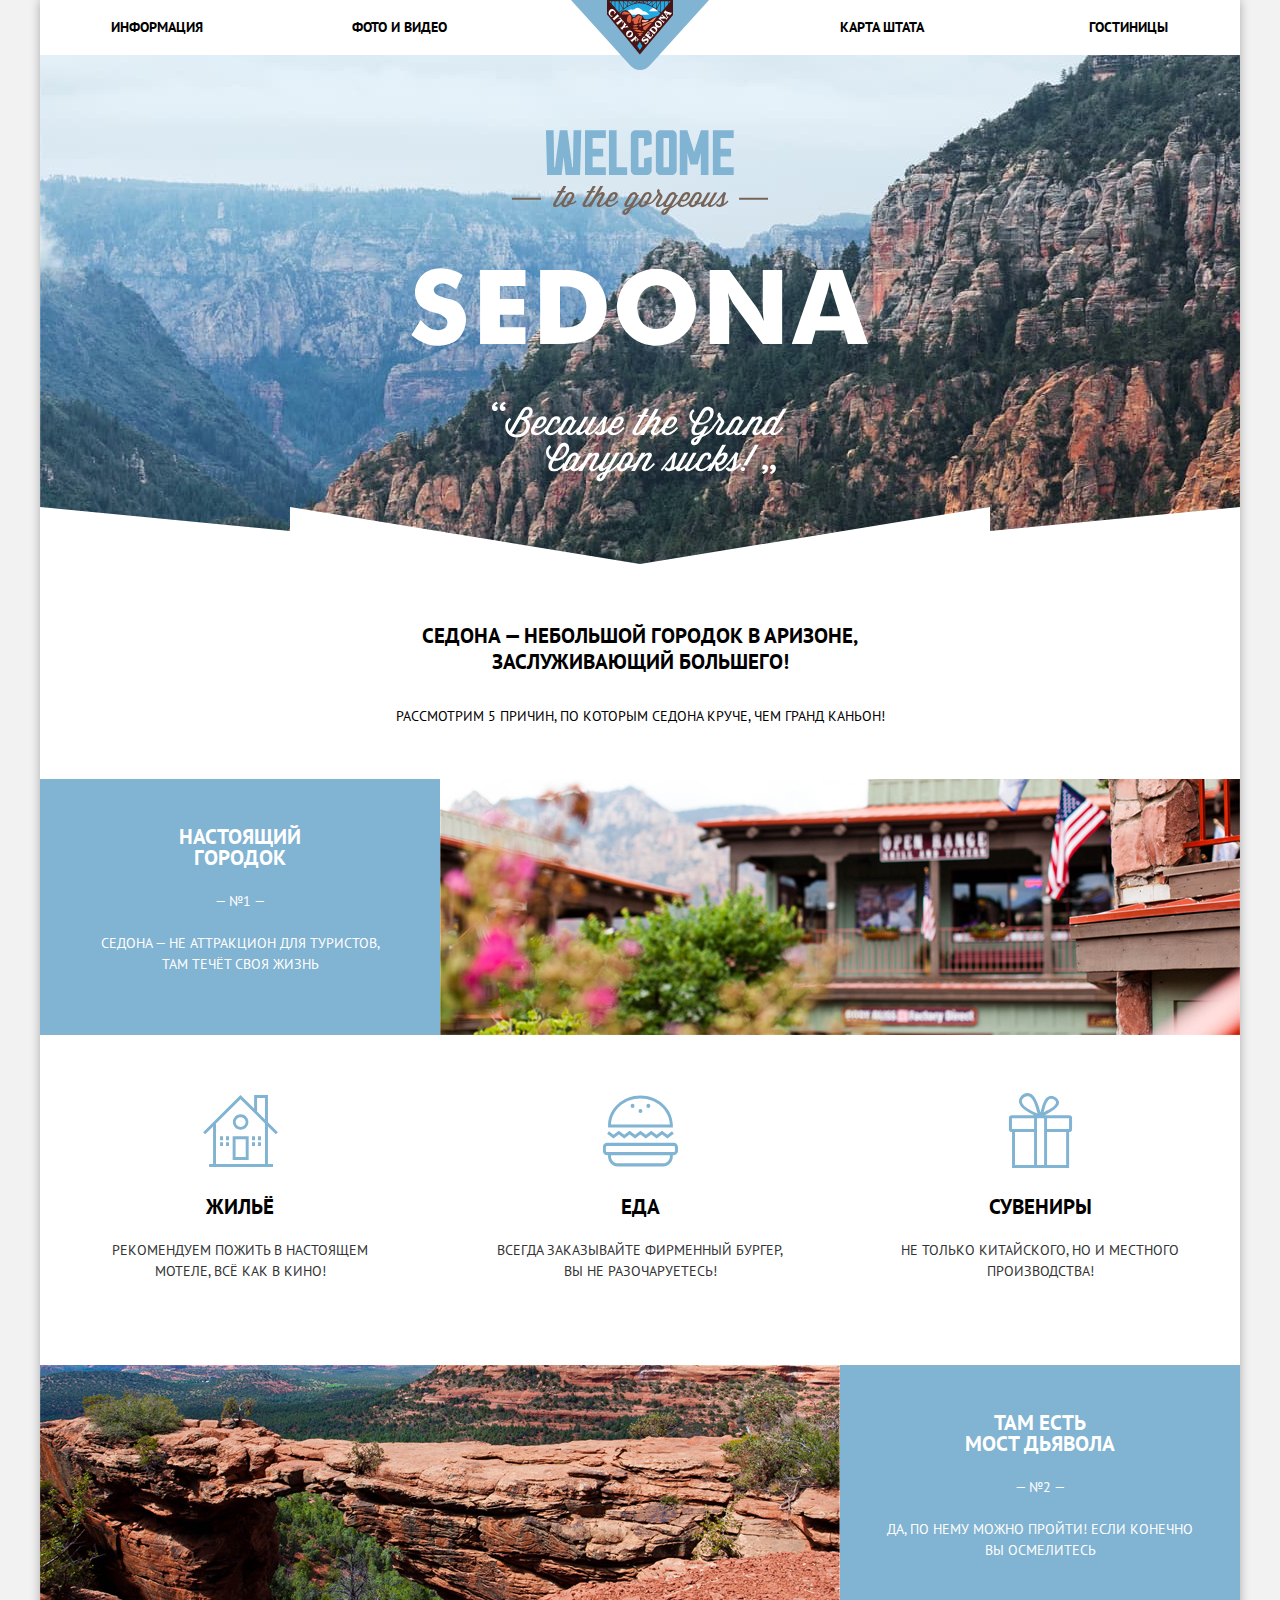
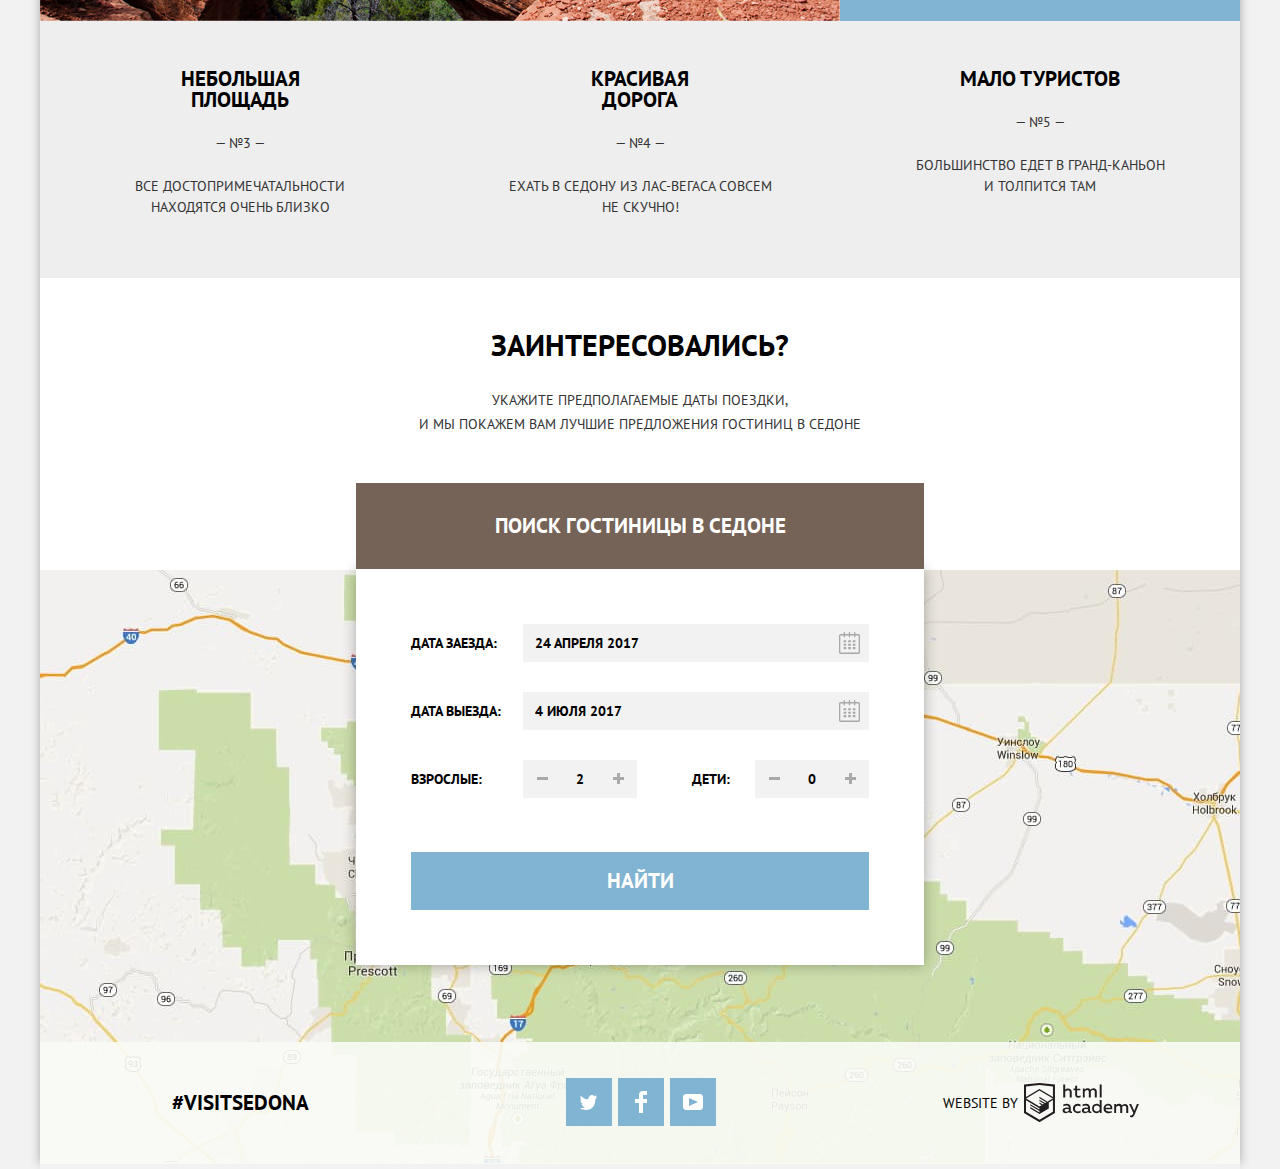
<file: index.html>
<!DOCTYPE html>
<html lang="ru">
  <head>
    <meta charset="utf-8">
    <title>HTML Academy: Седона</title>
    <link href="https://fonts.googleapis.com/css?family=PT+Sans:400,700&display=swap&subset=cyrillic" rel="stylesheet">
    <link href="css/normalize.css" rel="stylesheet">
    <link href="css/style-optimized.css" rel="stylesheet">
  </head>
  <body>

  <div class="main-container">
  	<header class="main-header">
  		<nav class="main-nav">
  			<div class="logo">
      		<a href="index.html"><img src="img/logo-sedona.svg" width="138" height="71" alt="Sedona"></a>
      	</div>

  			<ul class="site-nav">
  				<li class="site-nav-item">
            <a href="info.html">Информация</a>
          </li>
  				<li class="site-nav-item">
            <a href="media.html">Фото и видео</a>
          </li>
  				<li class="site-nav-item">
            <a href="map.html">Карта штата</a>
          </li>
  				<li class="site-nav-item">
            <a href="catalog.html">Гостиницы</a>
          </li>
  			</ul>
  		</nav>
  	</header>

  	<main class="container">

  		<div class="main-heading">
        <h1 class="visually-hidden">Добро пожаловать в Седону</h1>
      </div>
  		<div class="main-heading-wrapper">
          <h2>Седона — небольшой городок в Аризоне, заслуживающий большего!</h2>
          <p>Рассмотрим 5 причин, по которым Седона круче, чем Гранд Каньон!</p>
  		</div>

  		<section>
        <ul class="features-list">
  		    <li class="feature-top">
            <div class="feature-top-desc">
              <h2>Настоящий городок</h2>
              <span>— №1 —</span>
              <p class="p-width-top">Седона — не аттракцион для туристов, там течёт своя жизнь</p>
            </div>
            <div class="feature-top-image image-top"></div>
          </li>
          <li class="feature-item">
            <!--Иконка--><div class="feature-item-house"></div>
            <h3>Жильё</h3>
            <p class="feature-item-p-padding-top">Рекомендуем пожить в настоящем мотеле, всё как в кино!</p>
          </li>
          <li class="feature-item">
            <!--Иконка--><div class="feature-item-food"></div>
            <h3>Еда</h3>
            <p class="feature-item-p-padding-top">Всегда заказывайте фирменный бургер, вы не разочаруетесь!</p>
          </li>
          <li class="feature-item">
            <!--Иконка--><div class="feature-item-gift"></div>
            <h3>Сувениры</h3>
            <p class="feature-item-p-padding-top">Не только китайского, но и местного производства!</p>
          </li>
        </ul>
  		</section>

  		<section>
        <ul class="features-list">
  		    <li class="feature-top">
            <div class="feature-top-image image-bottom"></div>
            <div class="feature-top-desc">
              <h2>Там есть мост&nbsp;дьявола</h2>
              <span>— №2 —</span>
              <p class="p-width-bottom">Да, по нему можно пройти! Если конечно вы осмелитесь</p>
            </div>
          </li>

          <li class="feature-item feature-item-bottom feature-item-bg">
            <h3 class="feature-item-padding">Небольшая площадь</h3>
            <span>— №3 —</span>
            <p class="feature-item-p-padding">Все достопримечатальности находятся очень близко</p>
          </li>
          <li class="feature-item feature-item-bottom feature-item-bg">
            <h3 class="feature-item-padding">Красивая дорога</h3>
            <span>— №4 —</span>
            <p class="feature-item-p-padding">Ехать в Седону из Лас-Вегаса&nbsp;совсем не скучно!</p>
          </li>
          <li class="feature-item feature-item-bottom feature-item-bg">
            <h3 class="feature-item-padding">Мало туристов</h3>
            <span>— №5 —</span>
            <p class="feature-item-p-padding">Большинство едет в Гранд-Каньон и&nbsp;толпится там</p>
          </li>
        </ul>
  		</section>

  		<div class="interest">
  			<b>Заинтересовались?</b>
  			<p class="search-desc">Укажите предполагаемые даты поездки, <br>и мы покажем вам лучшие предложения гостиниц в Седоне</p>
  		</div>

  		<form class="hotel-search" action="https://echo.htmlacademy.ru" method="post">
  			<div class="form-head-wrapper">
          <button type="button" class="form-show">Поиск гостиницы в Седоне</button>
        </div>
  			<div class="form-wrapper">
          <p class="form-wrapper-date">
            <label for="arrival-date">
              Дата заезда:
              <!--Иконка календарика -->
              <span></span>
            </label>
            <input class="date-choice" id="arrival-date" type="text" name="date" value="" placeholder="24 апреля 2017">
          </p>
    			<p class="form-wrapper-date">
            <label for="departure-date">
              Дата выезда:
              <!--Иконка календарика -->
              <span></span>
            </label>
            <input class="date-choice" id="departure-date" type="text" name="date" value="" placeholder="4 июля 2017">
          </p>

          <div class="form-wrapper-people">
            <label for="old">Взрослые:</label>
            <div class="form-wrapper-inputs">
              <span class="minus-span"><!--Кнопка минус --></span><input class="old-minus" id="old-minus" type="button" value="old-minus">
              <input class="people" id="old" type="text" placeholder="2">
              <span class="plus-span"><!--Кнопка плюс --></span><input class="old-plus" id="old-plus" type="button" value="old-plus">
            </div>
          </div>
    			<div class="form-wrapper-people">
            <label for="young" class="young-padding">Дети:</label>
            <div class="form-wrapper-inputs inputs-young">
              <span class="minus-span"><!--Кнопка минус --></span><input class="young-minus" id="young-minus" type="button" value="young-minus">
              <input class="people" id="young" type="text" placeholder="0">
              <span class="plus-span"><!--Кнопка плюс --></span><input class="young-plus" id="young-plus" type="button" value="young-plus">
            </div>
          </div>
    			<button class="blue-btn" type="submit">Найти</button>
        </div>
  		</form>
      <div class="map"><!-- Карта --><iframe src="https://yandex.ru/map-widget/v1/-/CGHomF8H" width="1200" height="593" allowfullscreen></iframe>
      <p><img src="img/map.jpg" width="1200" height="593" alt="Sedona"></p>
      </div>

  	</main>

      <footer class="footer">
    		<a class="footer-link" href="index.html">#VISITSEDONA</a>

        <!-- Social -->
        <ul class="social">
          <li>
            <a href="https://twitter.com/" aria-label="Twitter">
              <svg xmlns="http://www.w3.org/2000/svg" xmlns:xlink="http://www.w3.org/1999/xlink" width="17" height="15" viewBox="0 0 17 15"><path fill="#FFF" d="M10.95.144c1.685-.496 2.984.27 3.577 1.179.673-.231 1.331-.481 2.011-.708a2.345 2.345 0 0 1-.857 1.768c.685.17 1.304-.491 1.304-.491-.169 1-1.006 1.788-1.563 2.024-.231 6.75-3.175 11.217-10.077 11.082h-.446c-.41 0-4.164-.46-4.898-1.887 2.271.196 3.893-.422 4.693-1.177-.96-.3-2.679-.477-2.979-2.95.349.106.564.228 1.19.119C1.705 8.247.374 7.53.448 5.33c.285.328 1.067.536 1.34.472C1.085 5.561-.182 2.442.894.85c1.818 1.854 3.735 3.606 7.152 3.773C8.254 2.33 9.183.793 10.95.144z"/></svg>
            </a>
          </li>
          <li>
            <a href="https://facebook.com/" aria-label="Facebook">
              <svg xmlns="http://www.w3.org/2000/svg" width="12" height="22" viewBox="0 0 12 22"><path fill="#FFF" d="M12 4V0H8a4 4 0 0 0-4 4v4H0v4h4v10h4V12h4V8H8V4h4z"/></svg>
            </a>
          </li>
          <li>
            <a href="https://www.youtube.com/" aria-label="Youtube">
              <svg xmlns="http://www.w3.org/2000/svg" xmlns:xlink="http://www.w3.org/1999/xlink" width="20" height="16" viewBox="0 0 20 16"><path fill="#FFF" d="M17 0H3C1.35 0 0 1.35 0 3v10c0 1.65 1.35 3 3 3h14c1.65 0 3-1.35 3-3V3c0-1.65-1.35-3-3-3zM6.027 11.998V4.002L15.014 8l-8.987 3.998z"/></svg>
            </a>
          </li>
        </ul>

    		<div class="footer-copyright"><!-- Academy -->
    			<a href="https://htmlacademy.ru/intensive/htmlcss" aria-label="HTML Academy">Website by</a>
          <div class="icon-academy">
            <a href="https://htmlacademy.ru/intensive/htmlcss" aria-label="HTML Academy">
            <!--Иконка Академии-->
            <svg id="Layer_1" data-name="Layer 1" xmlns="http://www.w3.org/2000/svg" viewBox="0 0 108.08 36.85"><title>logo-htmlacademy-small1</title><path d="M44.61,26.88a2,2,0,0,0,.55-0.1v1.33a3.25,3.25,0,0,1-1.18.21,1.67,1.67,0,0,1-1.67-1,4.84,4.84,0,0,1-3.14,1.08c-1.51,0-2.91-.83-2.91-2.55,0-2.13,2-2.79,3.71-2.79a11.08,11.08,0,0,1,2.17.25v-0.3c0-1-.76-1.77-2.19-1.77a7.42,7.42,0,0,0-3,.64v-1.7a10.21,10.21,0,0,1,3.19-.55c2.36,0,3.81,1.12,3.81,3.65v3a0.54,0.54,0,0,0,.49.59h0.17Zm-6.44-1.13A1.35,1.35,0,0,0,39.63,27h0.11a3.39,3.39,0,0,0,2.41-1V24.58a9.72,9.72,0,0,0-1.81-.21c-1,0-2.16.33-2.16,1.38h0Zm12.36-6.11a5,5,0,0,1,2.57.64V22a4.08,4.08,0,0,0-2.3-.7,2.75,2.75,0,1,0,0,5.49,5,5,0,0,0,2.43-.64v1.71a6.27,6.27,0,0,1-2.76.57A4.21,4.21,0,0,1,46,24.51q0-.21,0-0.41a4.32,4.32,0,0,1,4.18-4.46h0.38Zm12.17,7.24a2,2,0,0,0,.55-0.1v1.33a3.25,3.25,0,0,1-1.18.21,1.67,1.67,0,0,1-1.67-1,4.84,4.84,0,0,1-3.14,1.08c-1.51,0-2.91-.83-2.91-2.55,0-2.13,2-2.79,3.71-2.79a11.08,11.08,0,0,1,2.17.25v-0.3c0-1-.76-1.77-2.19-1.77a7.42,7.42,0,0,0-3,.64v-1.7a10.21,10.21,0,0,1,3.19-.55c2.36,0,3.81,1.12,3.81,3.65v3a0.54,0.54,0,0,0,.49.59h0.17Zm-6.44-1.13A1.35,1.35,0,0,0,57.73,27h0.11a3.39,3.39,0,0,0,2.41-1V24.58a9.72,9.72,0,0,0-1.81-.21c-1.06,0-2.16.33-2.16,1.38h0ZM73,16V28.2H71.35V26.88a3.88,3.88,0,0,1-3.19,1.54,4.4,4.4,0,0,1,0-8.78,3.81,3.81,0,0,1,3,1.3V16H73Zm-4.53,5.22a2.76,2.76,0,1,0,0,5.52A2.86,2.86,0,0,0,71.15,25V23A2.91,2.91,0,0,0,68.49,21.27ZM79,19.64c3.31,0,4.46,2.68,3.92,5.09H76.7c0.21,1.5,1.67,2.11,3.19,2.11a6.11,6.11,0,0,0,2.64-.59v1.6a7.14,7.14,0,0,1-3,.57C77,28.42,74.78,27,74.78,24a4.18,4.18,0,0,1,4-4.39H79Zm0.09,1.54a2.28,2.28,0,0,0-2.44,2.1v0.06H81.3A2,2,0,0,0,79.13,21.18Zm5.73,7V19.87h1.65v1a3.81,3.81,0,0,1,2.78-1.27A2.86,2.86,0,0,1,91.89,21a4.12,4.12,0,0,1,2.91-1.33A3.06,3.06,0,0,1,98,23V28.2h-1.9V23.05a1.59,1.59,0,0,0-1.42-1.75H94.42a2.8,2.8,0,0,0-2.07,1.12V28.2h-1.9V23.05A1.59,1.59,0,0,0,89,21.31H88.8a3,3,0,0,0-2.21,1.29v5.63H84.86Zm21.31-8.33h1.9l-3.91,9.46c-0.9,2.17-2.09,2.86-3.35,2.86a4.76,4.76,0,0,1-1.1-.14V30.46a2.86,2.86,0,0,0,.85.12c0.9,0,1.58-.64,2.07-1.9l0.17-.42-4-8.4h2l2.86,6.29ZM38.73,1.46V6.22a3.81,3.81,0,0,1,2.7-1.14,3.25,3.25,0,0,1,3.44,3.4v5.15H43V8.72a1.81,1.81,0,0,0-1.61-2h-0.3a2.93,2.93,0,0,0-2.32,1.39v5.52h-1.9V1.46h1.9ZM49.94,2.31v3h3V6.91h-3v3.81c0,1.1.5,1.46,1.58,1.46a4.49,4.49,0,0,0,1.69-.33v1.6A6.8,6.8,0,0,1,51,13.8a2.55,2.55,0,0,1-2.86-2.74V6.89H46.58V5.26h1.5V2.74Zm5.4,11.31V5.28H57v1A3.81,3.81,0,0,1,59.77,5a2.86,2.86,0,0,1,2.6,1.33A4.12,4.12,0,0,1,65.28,5,3.06,3.06,0,0,1,68.44,8.4v5.21h-1.9V8.46a1.59,1.59,0,0,0-1.42-1.75H64.89a2.8,2.8,0,0,0-2.07,1.12v5.78h-1.9V8.46A1.59,1.59,0,0,0,59.5,6.71H59.27A3,3,0,0,0,57.06,8v5.63H55.34ZM71.17,1.45H73V13.6H71.17V1.45ZM14.71,0H14.55L0,1.54V28.21l14.55,8.66,14.55-8.66V1.54Zm12.5,27.1L14.55,34.64,1.9,27.12V16.18l12.59,7.5V25L5.86,19.9v1.31l8.68,5.21v1.39L5.87,22.65V24l8.68,5.21,8.75-5.24V18.31L27.2,16V27.12Zm0-12.53-3.48,2-1.6,1L14.51,13v1.31L21,18.23H21l-0.14.09-1,.54-5.37-3.2V17l4.24,2.52-1,.67-3.2-1.9v1.31l2.1,1.24L14.5,22.1,2,14.65,14.51,7.11Zm0-1.32L14.49,5.76,1.91,13.25v-10L14.56,1.92,27.21,3.25v10h0Z" transform="translate(0 -0.02)" fill="#231f20"/></svg></a>
          </div>
    		</div>
    	</footer>

  </div>
  <script src="js/min.script.js"></script>
  </body>
</html>
</file>
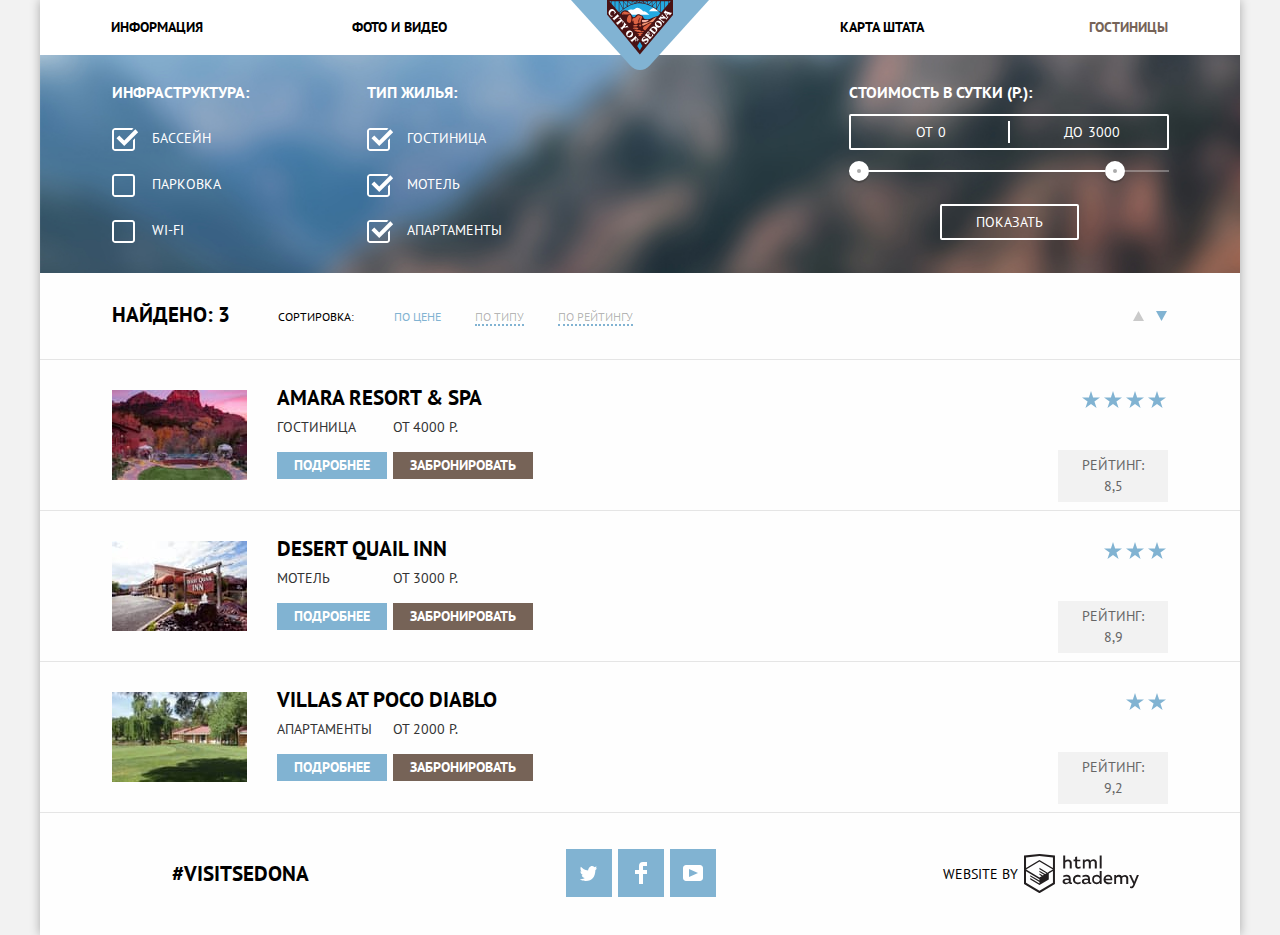
<file: catalog.html>
<!DOCTYPE html>
<html lang="ru">
  <head>
    <meta charset="utf-8">
    <title>HTML Academy: Седона</title>
    <link href="https://fonts.googleapis.com/css?family=PT+Sans:400,700&display=swap&subset=cyrillic" rel="stylesheet">
    <link href="css/normalize.css" rel="stylesheet">
    <link href="css/style-optimized.css" rel="stylesheet">
  </head>
  <body>

  <div class="main-container">
  	<header class="main-header">
  		<nav class="main-nav">
  			<div class="logo">
      		<a href="index.html"><img src="img/logo-sedona.svg" width="138" height="71" alt="Sedona"></a>
      	</div>

  			<ul class="site-nav">
  				<li class="site-nav-item">
            <a href="info.html">Информация</a>
          </li>
  				<li class="site-nav-item">
            <a href="media.html">Фото и видео</a>
          </li>
  				<li class="site-nav-item">
            <a href="map.html">Карта штата</a>
          </li>
  				<li class="site-nav-item">
            <a href="catalog.html" class="current">Гостиницы</a>
          </li>
  			</ul>
  		</nav>
  	</header>

  	<main class="container">
  		<h1 class="visually-hidden">Каталог</h1>

  		<section>
        <form action="https://echo.htmlacademy.ru" method="post">
  		    <h2 class="visually-hidden">Выбор гостиницы</h2>
          <div class="form-check">
            <fieldset class="form-checkboxes">
              <legend>Инфраструктура:</legend>
              <ul>
                <li>
                  <input class="visually-hidden form-input-checkbox" type="checkbox" name="Бассейн" id="bassein" checked>
                  <label for="bassein">Бассейн</label>
                </li>
                <li>
                  <input class="visually-hidden form-input-checkbox" type="checkbox" name="Парковка" id="park">
                  <label for="park">Парковка</label>
                </li>
                <li>
                  <input class="visually-hidden form-input-checkbox" type="checkbox" name="Wi-Fi" id="wifi">
                  <label for="wifi">Wi-Fi</label>
                </li>
              </ul>
            </fieldset>

            <fieldset class="form-checkboxes-right">
              <legend>Тип жилья:</legend>
              <ul>
                <li>
                  <input class="visually-hidden form-input-checkbox" type="checkbox" name="Гостиница" id="hotel" checked>
                  <label for="hotel">Гостиница</label>
                </li>
                <li>
                  <input class="visually-hidden form-input-checkbox" type="checkbox" name="Мотель" id="motel" checked>
                  <label for="motel">Мотель</label>
                </li>
                <li>
                  <input class="visually-hidden form-input-checkbox" type="checkbox" name="Апартаменты" id="apartment" checked>
                  <label for="apartment">Апартаменты</label>
                </li>
              </ul>
            </fieldset>

            <fieldset class="form-filter">
              <legend class="legend-filter">Стоимость в сутки (р.):</legend>
              <div class="form-calc">
                <label class="min-price">От
                  <input type="text" name="min-price" value="0" >
                </label>
                <label class="max-price">До
                  <input type="text" name="max-price" value="3000">
                </label>
              </div>
              <div class="range-controls">
                <!-- Бегунок выбора цены-->
                <div class="scale">
                  <div class="bar"></div>
                </div>
                <div class="range-toggle range-toggle-min"></div>
                <div class="range-toggle range-toggle-max"></div>
              </div>
              <button class="form-btn" type="submit">Показать</button>
            </fieldset>
          </div>

          <div class="form-sort">
            <div class="form-sort-wrapper">
              <div class="form-result">
                <span>Найдено: 3</span>
              </div>
              <div class="form-sort-check">
                <span>Сортировка:</span>
                <ul>
                  <li class="form-sort-text">
                    <a class="form-sort-a form-sort-current">По цене</a>
                  </li>
                  <li class="form-sort-text">
                    <a href="#" class="form-sort-a">По типу</a>
                  </li>
                  <li class="form-sort-text">
                    <a href="#" class="form-sort-a">По рейтингу</a>
                  </li>
                </ul>
              </div>
            </div>
            <div class="form-result-order">
              <!-- Сортировка по возрастанию и убыванию-->
              <a class="form-result-order-top" href="index.html">
                <svg xmlns="http://www.w3.org/2000/svg" width="11" height="10" viewBox="0 0 11 10"><path fill="#231F20" d="M5.5 0L0 10h11z" /></svg>
              </a>
              <a class="form-result-order-down form-result-order-current" href="index.html">
                <svg xmlns="http://www.w3.org/2000/svg" width="11" height="10" viewBox="0 0 11 10"><path fill="#231F20" d="M5.5 10L0 0h11" /></svg>
              </a>
            </div>
          </div>
        </form>
  		</section>

  		<section>
  			<ul class="hotel-catalog">
  				<li class="hotel-item">
            <div class="hotel-catalog-wrapper">
              <div class="hotel-desc">
                <h3><a href="catalog-item.html" class="hotel-desc-heading">Amara resort & spa</a></h3>
                <div class="hotel-type">
                  <span>гостиница</span>
                  <span>от 4000 р.</span>
                </div>
                <div class="hotel-more">
                  <a class="more-btn" href="#">подробнее</a>
                  <a class="order-btn" href="#">забронировать</a>
                </div>
              </div>
              <p class="hotel-photo">
                <a href="catalog-item.html">
                <img src="img/hotel-1.jpg" width="135" height="90" alt="Amara"></a>
              </p>
            </div>
            <!--Рейтинг отелей - выглядит как звёздочки -->
            <div class="hotels-rating">
              <ul class="hotel-rate">
                <li></li>
                <li></li>
                <li></li>
                <li></li>
              </ul>
              <span>рейтинг: 8,5</span>
            </div>
          </li>
          <li class="hotel-item">
            <div class="hotel-catalog-wrapper">
              <div class="hotel-desc">
                <h3><a href="catalog-item.html" class="hotel-desc-heading">Desert Quail Inn</a></h3>
                <div class="hotel-type">
                  <span>мотель</span>
                  <span>от 3000 р.</span>
                </div>
                <div class="hotel-more">
                  <a class="more-btn" href="#">подробнее</a>
                  <a class="order-btn" href="#">забронировать</a>
                </div>
              </div>
              <p class="hotel-photo">
                <a href="catalog-item.html"><img src="img/hotel-2.jpg" width="135" height="90" alt="Desert Quail Inn"></a>
              </p>
            </div>
            <!--Рейтинг отелей - выглядит как звёздочки -->
            <div class="hotels-rating">
              <ul class="hotel-rate">
                <li></li>
                <li></li>
                <li></li>
              </ul>
              <span>рейтинг: 8,9</span>
            </div>
          </li>
          <li class="hotel-item">
            <div class="hotel-catalog-wrapper">
              <div class="hotel-desc">
                <h3><a href="catalog-item.html" class="hotel-desc-heading">Villas at poco diablo</a></h3>
                <div class="hotel-type">
                  <span>апартаменты</span>
                  <span>от 2000 р.</span>
                </div>
                <div class="hotel-more">
                  <a class="more-btn" href="#">подробнее</a>
                  <a class="order-btn" href="#">забронировать</a>
                </div>
              </div>
              <p class="hotel-photo">
                <a href="catalog-item.html"><img src="img/hotel-3.jpg" width="135" height="90" alt="Villas at poco diablo"></a>
              </p>
            </div>
            <!--Рейтинг отелей - выглядит как звёздочки -->
            <div class="hotels-rating">
              <ul class="hotel-rate">
                <li></li>
                <li></li>
              </ul>
              <span>рейтинг: 9,2</span>
            </div>
          </li>
  			</ul>

  		</section>
  	</main>

  	<footer class="footer footer-catalog">
  		<a class="footer-link" href="index.html">#VISITSEDONA</a>

      <!-- Social -->
      <ul class="social">
        <li>
          <a href="https://twitter.com/" aria-label="Twitter">
            <svg xmlns="http://www.w3.org/2000/svg" xmlns:xlink="http://www.w3.org/1999/xlink" width="17" height="15" viewBox="0 0 17 15"><path fill="#FFF" d="M10.95.144c1.685-.496 2.984.27 3.577 1.179.673-.231 1.331-.481 2.011-.708a2.345 2.345 0 0 1-.857 1.768c.685.17 1.304-.491 1.304-.491-.169 1-1.006 1.788-1.563 2.024-.231 6.75-3.175 11.217-10.077 11.082h-.446c-.41 0-4.164-.46-4.898-1.887 2.271.196 3.893-.422 4.693-1.177-.96-.3-2.679-.477-2.979-2.95.349.106.564.228 1.19.119C1.705 8.247.374 7.53.448 5.33c.285.328 1.067.536 1.34.472C1.085 5.561-.182 2.442.894.85c1.818 1.854 3.735 3.606 7.152 3.773C8.254 2.33 9.183.793 10.95.144z"/></svg>
          </a>
        </li>
        <li>
          <a href="https://facebook.com/" aria-label="Facebook">
            <svg xmlns="http://www.w3.org/2000/svg" width="12" height="22" viewBox="0 0 12 22"><path fill="#FFF" d="M12 4V0H8a4 4 0 0 0-4 4v4H0v4h4v10h4V12h4V8H8V4h4z"/></svg>
          </a>
        </li>
        <li>
          <a href="https://www.youtube.com/" aria-label="Youtube">
            <svg xmlns="http://www.w3.org/2000/svg" xmlns:xlink="http://www.w3.org/1999/xlink" width="20" height="16" viewBox="0 0 20 16"><path fill="#FFF" d="M17 0H3C1.35 0 0 1.35 0 3v10c0 1.65 1.35 3 3 3h14c1.65 0 3-1.35 3-3V3c0-1.65-1.35-3-3-3zM6.027 11.998V4.002L15.014 8l-8.987 3.998z"/></svg>
          </a>
        </li>
      </ul>

  		<div class="footer-copyright"><!-- Academy -->
  			<a href="https://htmlacademy.ru/intensive/htmlcss" aria-label="HTML Academy">Website by</a>
        <div class="icon-academy"><a href="https://htmlacademy.ru/intensive/htmlcss" aria-label="HTML Academy">
          <!--Иконка Академии-->
          <svg id="Layer_1" data-name="Layer 1" xmlns="http://www.w3.org/2000/svg" viewBox="0 0 108.08 36.85"><title>logo-htmlacademy-small1</title><path d="M44.61,26.88a2,2,0,0,0,.55-0.1v1.33a3.25,3.25,0,0,1-1.18.21,1.67,1.67,0,0,1-1.67-1,4.84,4.84,0,0,1-3.14,1.08c-1.51,0-2.91-.83-2.91-2.55,0-2.13,2-2.79,3.71-2.79a11.08,11.08,0,0,1,2.17.25v-0.3c0-1-.76-1.77-2.19-1.77a7.42,7.42,0,0,0-3,.64v-1.7a10.21,10.21,0,0,1,3.19-.55c2.36,0,3.81,1.12,3.81,3.65v3a0.54,0.54,0,0,0,.49.59h0.17Zm-6.44-1.13A1.35,1.35,0,0,0,39.63,27h0.11a3.39,3.39,0,0,0,2.41-1V24.58a9.72,9.72,0,0,0-1.81-.21c-1,0-2.16.33-2.16,1.38h0Zm12.36-6.11a5,5,0,0,1,2.57.64V22a4.08,4.08,0,0,0-2.3-.7,2.75,2.75,0,1,0,0,5.49,5,5,0,0,0,2.43-.64v1.71a6.27,6.27,0,0,1-2.76.57A4.21,4.21,0,0,1,46,24.51q0-.21,0-0.41a4.32,4.32,0,0,1,4.18-4.46h0.38Zm12.17,7.24a2,2,0,0,0,.55-0.1v1.33a3.25,3.25,0,0,1-1.18.21,1.67,1.67,0,0,1-1.67-1,4.84,4.84,0,0,1-3.14,1.08c-1.51,0-2.91-.83-2.91-2.55,0-2.13,2-2.79,3.71-2.79a11.08,11.08,0,0,1,2.17.25v-0.3c0-1-.76-1.77-2.19-1.77a7.42,7.42,0,0,0-3,.64v-1.7a10.21,10.21,0,0,1,3.19-.55c2.36,0,3.81,1.12,3.81,3.65v3a0.54,0.54,0,0,0,.49.59h0.17Zm-6.44-1.13A1.35,1.35,0,0,0,57.73,27h0.11a3.39,3.39,0,0,0,2.41-1V24.58a9.72,9.72,0,0,0-1.81-.21c-1.06,0-2.16.33-2.16,1.38h0ZM73,16V28.2H71.35V26.88a3.88,3.88,0,0,1-3.19,1.54,4.4,4.4,0,0,1,0-8.78,3.81,3.81,0,0,1,3,1.3V16H73Zm-4.53,5.22a2.76,2.76,0,1,0,0,5.52A2.86,2.86,0,0,0,71.15,25V23A2.91,2.91,0,0,0,68.49,21.27ZM79,19.64c3.31,0,4.46,2.68,3.92,5.09H76.7c0.21,1.5,1.67,2.11,3.19,2.11a6.11,6.11,0,0,0,2.64-.59v1.6a7.14,7.14,0,0,1-3,.57C77,28.42,74.78,27,74.78,24a4.18,4.18,0,0,1,4-4.39H79Zm0.09,1.54a2.28,2.28,0,0,0-2.44,2.1v0.06H81.3A2,2,0,0,0,79.13,21.18Zm5.73,7V19.87h1.65v1a3.81,3.81,0,0,1,2.78-1.27A2.86,2.86,0,0,1,91.89,21a4.12,4.12,0,0,1,2.91-1.33A3.06,3.06,0,0,1,98,23V28.2h-1.9V23.05a1.59,1.59,0,0,0-1.42-1.75H94.42a2.8,2.8,0,0,0-2.07,1.12V28.2h-1.9V23.05A1.59,1.59,0,0,0,89,21.31H88.8a3,3,0,0,0-2.21,1.29v5.63H84.86Zm21.31-8.33h1.9l-3.91,9.46c-0.9,2.17-2.09,2.86-3.35,2.86a4.76,4.76,0,0,1-1.1-.14V30.46a2.86,2.86,0,0,0,.85.12c0.9,0,1.58-.64,2.07-1.9l0.17-.42-4-8.4h2l2.86,6.29ZM38.73,1.46V6.22a3.81,3.81,0,0,1,2.7-1.14,3.25,3.25,0,0,1,3.44,3.4v5.15H43V8.72a1.81,1.81,0,0,0-1.61-2h-0.3a2.93,2.93,0,0,0-2.32,1.39v5.52h-1.9V1.46h1.9ZM49.94,2.31v3h3V6.91h-3v3.81c0,1.1.5,1.46,1.58,1.46a4.49,4.49,0,0,0,1.69-.33v1.6A6.8,6.8,0,0,1,51,13.8a2.55,2.55,0,0,1-2.86-2.74V6.89H46.58V5.26h1.5V2.74Zm5.4,11.31V5.28H57v1A3.81,3.81,0,0,1,59.77,5a2.86,2.86,0,0,1,2.6,1.33A4.12,4.12,0,0,1,65.28,5,3.06,3.06,0,0,1,68.44,8.4v5.21h-1.9V8.46a1.59,1.59,0,0,0-1.42-1.75H64.89a2.8,2.8,0,0,0-2.07,1.12v5.78h-1.9V8.46A1.59,1.59,0,0,0,59.5,6.71H59.27A3,3,0,0,0,57.06,8v5.63H55.34ZM71.17,1.45H73V13.6H71.17V1.45ZM14.71,0H14.55L0,1.54V28.21l14.55,8.66,14.55-8.66V1.54Zm12.5,27.1L14.55,34.64,1.9,27.12V16.18l12.59,7.5V25L5.86,19.9v1.31l8.68,5.21v1.39L5.87,22.65V24l8.68,5.21,8.75-5.24V18.31L27.2,16V27.12Zm0-12.53-3.48,2-1.6,1L14.51,13v1.31L21,18.23H21l-0.14.09-1,.54-5.37-3.2V17l4.24,2.52-1,.67-3.2-1.9v1.31l2.1,1.24L14.5,22.1,2,14.65,14.51,7.11Zm0-1.32L14.49,5.76,1.91,13.25v-10L14.56,1.92,27.21,3.25v10h0Z" transform="translate(0 -0.02)" fill="#231f20"/></svg></a>
        </div>
  		</div>
  	</footer>
  </div>
  </body>
</html>
</file>
<file: css/style-optimized.css>
html{box-sizing:border-box}*,*::before,*::after{box-sizing:inherit}body{margin:0;padding:0;min-width:1200px;font-family:"PT Sans",Arial,sans-serif;font-size:14px;line-height:21px;font-weight:400;text-align:center;text-transform:uppercase;color:#333;background-color:#f2f2f2}a{text-decoration:none}img{max-width:100%;height:auto}.visually-hidden:not(:focus):not(:active),input[type="checkbox"].visually-hidden,input[type="radio"].visually-hidden{position:absolute;width:1px;height:1px;margin:-1px;border:0;padding:0;white-space:nowrap;-webkit-clip-path:inset(100%);clip-path:inset(100%);clip:rect(0 0 0 0);overflow:hidden}.main-container{max-width:1200px;margin:0 auto;box-shadow:0 0 10px rgba(0,0,0,0.3)}.main-header{display:flex;flex-wrap:wrap}.main-nav{position:relative;font-weight:600;color:#000;background-color:#fff}.logo{position:absolute;width:138px;left:531px}.site-nav{display:flex;flex-wrap:wrap;justify-content:space-between;margin:0;padding:0;list-style:none}.site-nav-item{display:flex;flex-wrap:wrap;width:300px}.site-nav-item:nth-child(3),.site-nav-item:nth-child(4){justify-content:flex-end}.site-nav a{color:#000}.site-nav a:hover{color:#81b3d2}.site-nav a:focus{opacity:0.3}.site-nav a:active{color:#766357}.site-nav .current{color:#766357}.site-nav-item:nth-child(1){padding:17px 5px 17px 71px}.site-nav-item:nth-child(2){padding:17px 5px 17px 12px}.site-nav-item:nth-child(3){padding:17px 16px 17px 5px}.site-nav-item:nth-child(4){padding:17px 72px 17px 5px}.container{background-color:#fff}.main-heading{display:flex;flex-direction:column-reverse;margin-top:-56px;margin-bottom:8px;min-height:773px;background-image:url("../img/intro-mask.svg"),url("../img/intro-welcome.svg"),url("../img/bg.jpg");background-size:1200px 59px,458px 352px,100% auto;background-repeat:no-repeat;background-position:100% 71.2%,50% 31%,100% 100%}.main-heading-wrapper{display:flex;flex-wrap:wrap;justify-content:center;color:#000;background-color:#fff;padding-left:330px;padding-right:330px;margin-top:-216px}.main-heading-wrapper h2{margin:0;font-size:21px;line-height:26px;font-weight:600;margin-top:59px;margin-bottom:28px}.main-heading-wrapper p{margin:0;line-height:26px;padding-bottom:50px}.features-list{display:flex;flex-wrap:wrap;margin:0;padding:0;list-style:none}.feature-top{display:flex}.feature-top-desc{display:flex;flex-direction:column;align-items:center;width:400px;color:#fff;background-color:#81b3d2}.feature-top-desc h2{width:160px;font-size:21px;line-height:21px;font-weight:600;margin:0;padding-top:47px;padding-bottom:23px}.feature-top-desc span{padding-bottom:21px}.feature-top-desc .p-width-top,.feature-top-desc .p-width-bottom{margin:0;padding-bottom:60px}.feature-top-desc .p-width-top{width:285px}.feature-top-desc .p-width-bottom{width:320px}.feature-top-image{width:800px;background-repeat:no-repeat}.image-top{background-image:url("../img/places-1.jpg")}.image-bottom{background-image:url("../img/places-2.jpg")}.feature-item{display:flex;flex-direction:column;align-items:center;width:400px;padding-left:55px;padding-right:55px;background-color:#fff}.feature-item-bottom{padding-left:60px;padding-right:60px}.feature-item-bg{background-color:#eee}.feature-item h3{width:160px;font-size:21px;line-height:21px;font-weight:600;color:#000;margin:0;padding-bottom:23px}.feature-item-padding{padding-top:47px}.feature-item-p-padding-top{width:300px;margin:0;padding-bottom:83px}.feature-item-p-padding{width:280px;margin:0;padding-bottom:60px}.feature-item span{padding-bottom:22px}.feature-item-house{width:75px;background-image:url("../img/icon-1.svg");background-repeat:no-repeat;background-size:75px 72px;background-position:50%;min-height:75px;margin-top:58px;margin-bottom:28px}.feature-item-food{width:75px;background-image:url("../img/icon-3.svg");background-repeat:no-repeat;background-size:75px 72px;background-position:50%;min-height:75px;margin-top:58px;margin-bottom:28px}.feature-item-gift{width:75px;background-image:url("../img/icon-2.svg");background-repeat:no-repeat;background-size:75px 75px;background-position:50%;min-height:75px;margin-top:58px;margin-bottom:28px}.interest{display:flex;flex-direction:column;align-items:center;background-color:#fff;z-index:12}b{font-size:30px;line-height:30px;font-weight:600;color:#000;padding-top:52px;padding-bottom:28px}.search-desc{line-height:24px;margin:0;padding-bottom:47px}.hotel-search{display:flex;flex-direction:column;width:568px;margin:0 auto}.form-head-wrapper{z-index:11}.form-show{display:inline-block;font:inherit;font-weight:600;font-size:21px;line-height:26px;text-align:center;padding:30px 138px 30px 139px;color:#fff;cursor:pointer;vertical-align:middle;text-transform:uppercase;border:none;background-color:#766357}.form-show:hover{background-color:#604e43}.form-show:focus{background-color:#503e33;color:#928a85}.form-wrapper{display:flex;flex-wrap:wrap;font-size:14px;line-height:26px;font-weight:600;padding:55px 55px;color:#000;background-color:#fff;box-shadow:0 0 13px rgba(0,0,0,0.3);z-index:10;-webkit-animation-name:form-show;animation-name:form-show;-webkit-animation-duration:1s,1.3s;animation-duration:1s,1.3s;-webkit-animation-fill-mode:forwards,forwards;animation-fill-mode:forwards,forwards;opacity:1}.form-wrapper-hide{-webkit-animation-name:form-hide;animation-name:form-hide;-webkit-animation-duration:1s;animation-duration:1s;-webkit-animation-fill-mode:forwards;animation-fill-mode:forwards;opacity:0}.form-wrapper-error{-webkit-animation-name:form-wrapper-error;animation-name:form-wrapper-error;-webkit-animation-duration:0.1s;animation-duration:0.1s;-webkit-animation-iteration-count:3;animation-iteration-count:3;-webkit-animation-direction:alternate;animation-direction:alternate}@-webkit-keyframes form-show{from{-webkit-transform:translateY(-500px);transform:translateY(-500px)}to{-webkit-transform:translateY(0);transform:translateY(0)}}@keyframes form-show{from{-webkit-transform:translateY(-500px);transform:translateY(-500px)}to{-webkit-transform:translateY(0);transform:translateY(0)}}@-webkit-keyframes form-hide{from{-webkit-transform:translateY(0);transform:translateY(0)}to{-webkit-transform:translateY(-500px);transform:translateY(-500px)}}@keyframes form-hide{from{-webkit-transform:translateY(0);transform:translateY(0)}to{-webkit-transform:translateY(-500px);transform:translateY(-500px)}}@-webkit-keyframes form-wrapper-error{25%{-webkit-transform:translateX(15px);transform:translateX(15px)}75%{-webkit-transform:translateX(-15px);transform:translateX(-15px)}100%{-webkit-transform:translateX(0);transform:translateX(0)}}@keyframes form-wrapper-error{25%{-webkit-transform:translateX(15px);transform:translateX(15px)}75%{-webkit-transform:translateX(-15px);transform:translateX(-15px)}100%{-webkit-transform:translateX(0);transform:translateX(0)}}.form-wrapper-date{position:relative;display:flex;flex-wrap:wrap;justify-content:space-between;margin:0;width:458px;margin-bottom:30px}.form-wrapper-date span::before{content:"";position:absolute;top:8px;left:428px;width:21px;height:22px;background-image:url("../img/calendar.svg");background-repeat:no-repeat;opacity:0.3;cursor:pointer}.form-wrapper-date span:hover::before{opacity:1}.form-wrapper-date span:active::before{background-image:url("../img/calendar-blue.svg");background-repeat:no-repeat;opacity:1}.form-wrapper-date label{padding-top:6px}.form-wrapper-people{display:flex;flex-wrap:wrap;justify-content:space-between;width:229px;margin-bottom:54px;font-size:0}.form-wrapper-people label{font-size:14px;line-height:26px;padding-top:6px}.form-wrapper-people .young-padding{padding-left:52px}.form-wrapper-date input[type="text"],.form-wrapper-people input[type="text"]{box-sizing:border-box;font:inherit;font-size:14px;line-height:26px;color:#000;text-transform:uppercase;background-color:#f2f2f2;border:0}.form-wrapper-date input[type="text"]{width:346px;padding:6px 12px;padding-right:40px;height:38px}.form-wrapper-people input[type="text"]{width:38px;padding:6px 10px;text-align:center;height:38px}.form-wrapper-people input[type="button"]{box-sizing:border-box;width:38px;height:38px;padding:0;border:0;cursor:pointer;vertical-align:bottom;background-color:#f2f2f2}.form-wrapper-date input[type="text"]:hover{background-color:#ebebeb}.form-wrapper-date input[type="text"]:focus,.form-wrapper-people input[type="text"]:focus,.form-wrapper-people input[type="button"]:focus{background-color:#fff;border:2px solid #ebebeb}.date-choice::-webkit-input-placeholder{color:#000;opacity:1}.date-choice::-moz-placeholder{color:#000;opacity:1}.date-choice:-ms-input-placeholder{color:#000;opacity:1}.date-choice::-ms-input-placeholder{color:#000;opacity:1}.date-choice::placeholder{color:#000;opacity:1}.date-choice:-ms-input-placeholder{color:#000;opacity:1}.people::-webkit-input-placeholder{color:#000;opacity:1}.people::-moz-placeholder{color:#000;opacity:1}.people:-ms-input-placeholder{color:#000;opacity:1}.people::-ms-input-placeholder{color:#000;opacity:1}.people::placeholder{color:#000;opacity:1}.people:-ms-input-placeholder{color:#000;opacity:1}.form-wrapper-inputs{position:relative;padding-right:3px}.inputs-young{padding-right:0}.minus-span::before{content:"";position:absolute;top:17px;left:14px;width:11px;height:3px;background-color:#a9a9a9;cursor:pointer}.plus-span::before,.plus-span::after{content:"";position:absolute;top:17px;left:90px;width:11px;height:3px;background-color:#a9a9a9;cursor:pointer}.plus-span::after{transform:rotate(90deg)}.minus-span:hover::before,.plus-span:hover::before,.plus-span:hover::after{background-color:#000}.minus-span:active::before,.plus-span:active::before,.plus-span:active::after{background-color:#81b3d2}.blue-btn{display:inline-block;width:100%;padding:16px 0;font:inherit;font-size:21px;line-height:26px;text-align:center;color:#fff;vertical-align:middle;text-transform:uppercase;background-color:#81b3d2;border:none;cursor:pointer}.blue-btn:hover{background-color:#669ec0}.blue-btn:active{background-color:#5496bd;color:#94b9d2}.map{width:1200px;min-height:593px;background-color:#f2f2f2;margin-top:-395px}.map p{margin:0;display:block;margin-top:-599px}.map iframe{position:relative;z-index:2;border:none}.footer{position:relative;display:flex;flex-wrap:wrap;justify-content:space-between;background-color:rgba(249,251,246,0.9);margin-top:-127px;z-index:3}.footer-catalog{background-color:#fefefe;margin-top:0}.footer-link{display:flex;align-items:center;width:150px;margin-left:132px;font-size:21px;line-height:26px;font-weight:600;color:#000}.social{display:flex;flex-wrap:wrap;justify-content:space-between;margin:0;padding:0;list-style:none;width:150px;margin-top:36px;margin-bottom:38px;margin-left:16px}.social a{display:flex;align-items:center;justify-content:center;width:46px;height:48px;background-color:#81b3d2}.social a:hover{background-color:#669ec0}.social a:active{background-color:#5496bd}.social a:active path{opacity:0.3}.footer-copyright{display:flex;flex-wrap:wrap;justify-content:space-between;align-items:center;width:196px;margin-right:101px}.footer-copyright a{line-height:26px;color:#000}.icon-academy{width:115px;height:41px}.icon-academy:hover path{fill:#81b3d2}.icon-academy:active path{fill:#bdbbbc}.form-check{display:flex;flex-wrap:wrap;color:#fff;background-image:url("../img/bg-catalog1.jpg");background-repeat:no-repeat;-webkit-background-size:cover;background-size:cover;background-color:#ccc}.form-checkboxes{padding:0;margin:0;border:0;width:200px;margin-left:72px}.form-checkboxes-right{padding:0;margin:0;border:0;width:200px;margin-left:55px}.form-check ul{display:flex;flex-wrap:wrap;flex-direction:column;align-items:flex-start;margin:0;padding:0;list-style:none;padding-bottom:7px}.form-check li{padding-bottom:25px;padding-left:40px}.form-filter{padding:0;margin:0;border:0;width:200px;width:320px;margin-left:282px}legend{font-size:16px;line-height:21px;font-weight:600;text-align:left;padding-top:27px;padding-bottom:25px}.legend-filter{padding-bottom:11px}.form-checkboxes label,.form-checkboxes-right label{position:relative;display:block;cursor:pointer;-webkit-user-select:none;-moz-user-select:none;-ms-user-select:none;user-select:none}.form-input-checkbox + label::before{content:"";position:absolute;left:-40px;top:0;width:26px;height:23px;border-radius:3px;background-image:url("../img/checkbox-off.svg");background-repeat:no-repeat}.form-input-checkbox:checked + label::before{content:"";position:absolute;left:-40px;top:0;width:26px;height:23px;border-radius:3px;background-image:url("../img/checkbox-on.svg");background-repeat:no-repeat}.form-input-checkbox:disabled + label::before{content:"";position:absolute;left:-40px;top:0;width:26px;height:23px;border-radius:3px;background-image:url("../img/checkbox-off.svg");background-repeat:no-repeat;opacity:0.3}.form-input-checkbox:checked:disabled + label::before{content:"";position:absolute;left:-40px;top:0;width:26px;height:23px;border-radius:3px;background-image:url("../img/checkbox-on.svg");background-repeat:no-repeat;opacity:0.3}.form-input-checkbox:focus + label::before,.form-input-checkbox:checked:focus + label::before{box-shadow:0 0 0 4px #81b3d2}.form-calc{position:relative;display:flex;height:36px;margin-bottom:20px;border:2px solid #fff;border-radius:2px}.form-calc::after{content:"";position:absolute;top:50%;left:50%;width:2px;height:22px;background:#fff;transform:translate(-50%,-50%)}.form-calc .min-price,.form-calc .max-price{display:flex;font-size:14px;line-height:32px;vertical-align:top;cursor:pointer;width:90px;padding-left:25px;margin-left:40px}.form-calc .max-price{padding-left:30px;margin-left:53px}.form-calc input{width:50px;margin:0;color:inherit;font:inherit;line-height:21px;background:none;border:none;padding-left:5px}.range-controls{position:relative;margin-bottom:32px}.range-controls .scale{height:2px;background:rgba(255,255,255,0.3)}.range-controls .bar{width:80%;height:2px;background:#fff}.range-toggle{position:absolute;top:-9px;width:4px;height:4px;border:8px solid #fff;border-radius:50%;background-color:#ababab;box-shadow:0 2px 1px 0 rgba(0,1,1,0.2);box-sizing:content-box;cursor:pointer}.range-toggle:hover{background-color:#1c4f80}.range-toggle-min{left:0}.range-toggle-max{left:80%}.form-btn{display:block;margin:0 auto;padding:6px 34px;font-size:14px;line-height:20px;color:#fff;text-transform:uppercase;background:transparent;border:2px solid #fff;border-radius:2px;cursor:pointer}.form-btn:hover{color:#000;background:#fff}.form-sort{display:flex;flex-wrap:wrap;justify-content:space-between;background-color:#fefefe;border-bottom:solid 1px #e5e5e5}.form-sort-wrapper{display:flex;flex-wrap:wrap}.form-result{padding-top:29px;padding-bottom:31px}.form-result span{font-size:21px;line-height:26px;font-weight:600;color:#000;margin-left:72px}.form-sort-check{display:flex;flex-wrap:wrap;padding-top:35px;padding-bottom:28px}.form-sort-check span{font-size:12px;line-height:18px;color:#000;margin-left:48px}.form-sort-check ul{display:flex;flex-wrap:wrap;padding:0;margin:0;list-style:none;margin-left:40px}.form-sort-text{font-size:12px;line-height:18px;margin-right:34px}.form-sort-a{color:rgba(0,0,0,0.3);border-bottom:2px dotted #81b3d2}.form-sort-a:hover{color:#81b3d2;border-bottom:2px dotted #81b3d2}.form-sort-a:active{color:#000;border:none}.form-sort-current{color:#81b3d2;border:none}.form-sort-current:hover{border:none}.form-sort-current:active{color:#81b3d2}.form-result-order{position:relative;display:flex;flex-wrap:wrap;justify-content:space-between;align-items:center;width:34px;margin-right:73px}.form-result-order-top,.form-result-order-down{width:11px}.form-result-order-top path,.form-result-order-down path{fill:#cacaca}.form-result-order-top:hover path,.form-result-order-down:hover path{fill:#000000}.form-result-order-top:active path,.form-result-order-down:active path{fill:#81b3d2}.form-result-order-current path{fill:#81b3d2}.hotel-catalog{display:flex;flex-direction:column;margin:0;padding:0;list-style:none;background-color:#fefefe}.hotel-item{display:flex;flex-wrap:wrap;justify-content:space-between;border-bottom:solid 1px #e5e5e5}.hotel-catalog-wrapper{display:flex;flex-wrap:wrap;margin-left:72px}.hotel-desc{display:flex;flex-wrap:wrap;flex-direction:column;align-items:flex-start;order:1;margin-left:30px}.hotel-desc h3{display:flex;width:700px;text-align:left;margin:0;margin-bottom:6px;margin-top:25px;font-size:21px;line-height:26px;font-weight:600;color:#000}.hotel-desc-heading{color:#000}.hotel-desc-heading:hover{color:#81b3d2}.hotel-desc-heading:active{color:rgba(0,0,0,0.3)}.hotel-type{display:flex;flex-wrap:wrap;margin-bottom:14px}.hotel-type span{display:flex;width:116px;color:#333}.hotel-photo{margin:0;width:135px;margin-top:30px;margin-bottom:24px}.hotel-more{display:flex;flex-wrap:wrap}.more-btn{font-weight:600;color:#fff;padding:3px 17px;background-color:#81b3d2}.order-btn{font-weight:600;color:#fff;padding:3px 17px;margin-left:6px;background-color:#766357}.more-btn:hover{background-color:#669ec0}.more-btn:active{background-color:#5496bd;color:#94b9d2}.order-btn:hover{background-color:#604e43}.order-btn:active{background-color:#503e33;color:#928a85}.hotels-rating{display:flex;flex-direction:column;width:110px;margin-top:30px;margin-right:72px}.hotel-rate{display:flex;flex-wrap:wrap;flex-direction:row-reverse;margin:0;padding:0;list-style:none;margin-bottom:60px}.hotel-rate li{position:relative;width:22px}.hotel-rate li::before{content:"";position:absolute;top:1px;left:2px;width:18px;height:18px;background:url("../img/star.svg")no-repeat}.hotels-rating span{color:#666;background-color:#f2f2f2;padding:5px 13px}
</file>
